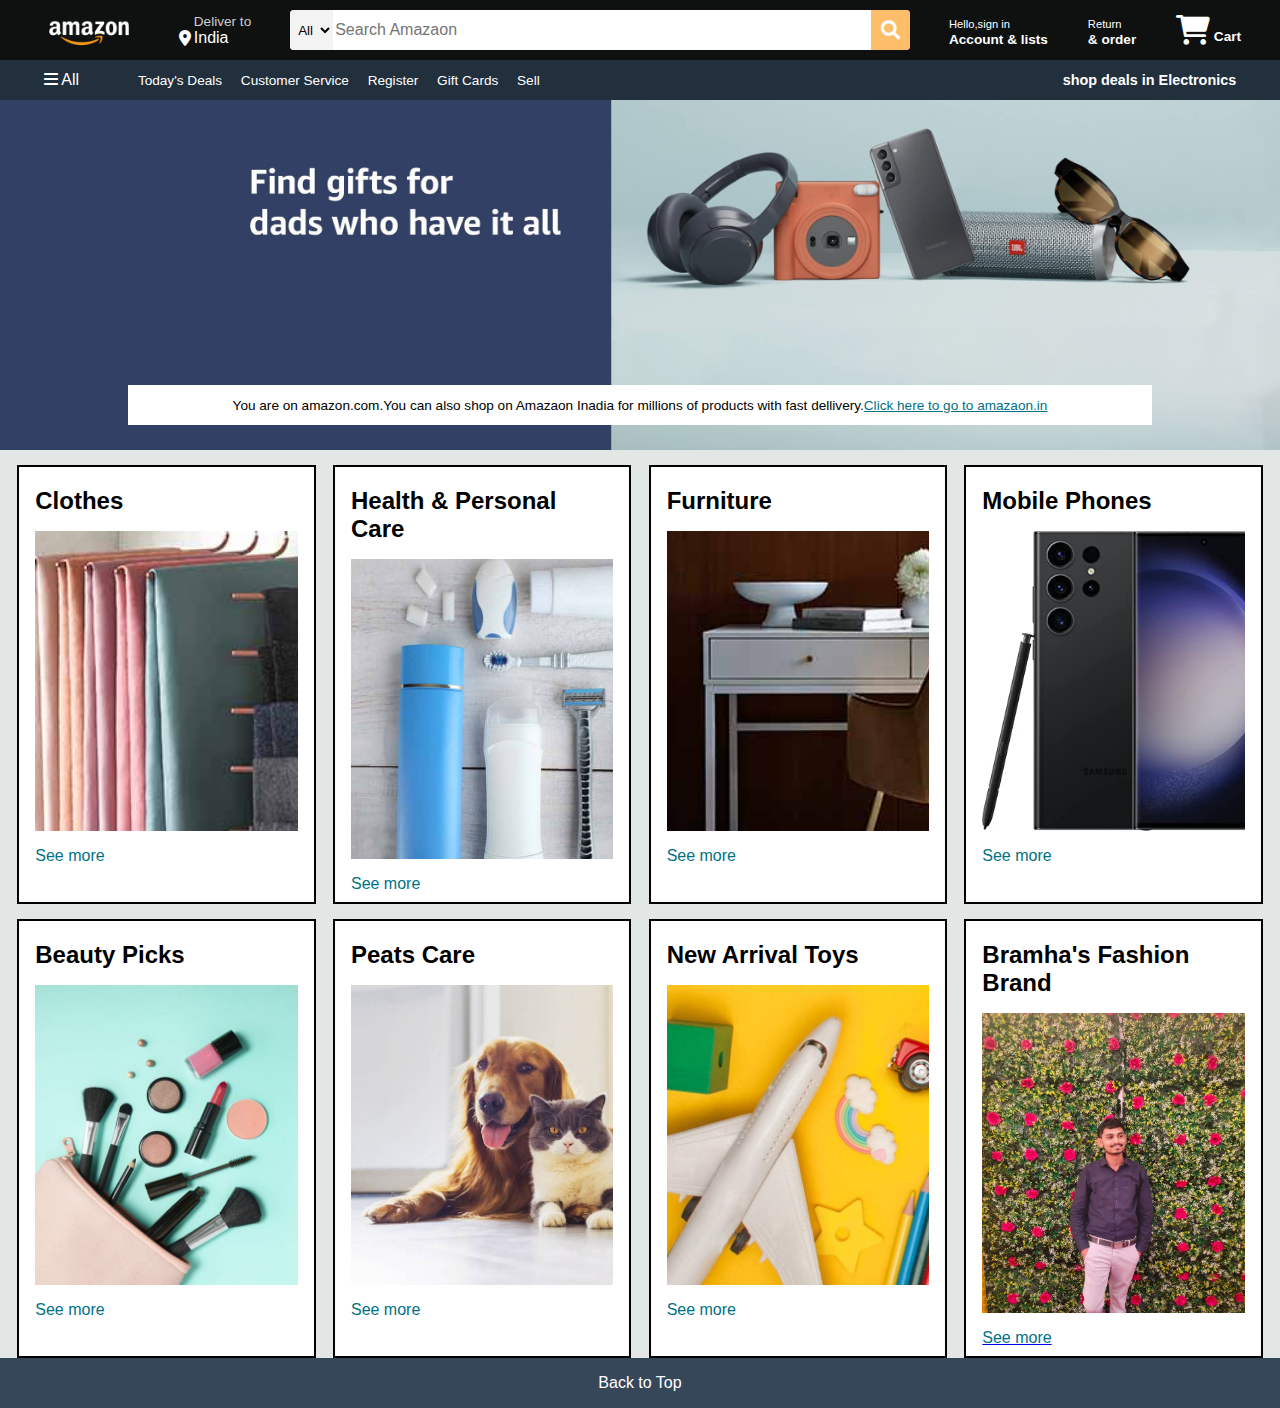
<file: index.html>
<!DOCTYPE html>
<html lang="en">
<head>
    <meta charset="UTF-8">
    <meta name="viewport" content="width=device-width, initial-scale=1.0">
    <title>Amazaon</title>
    <link rel="stylesheet" href="https://cdnjs.cloudflare.com/ajax/libs/font-awesome/6.0.0/css/all.min.css">
    <link rel="stylesheet" href="style.css">
</head>
<body>

   <header>
    <div class="navbar">
        <div class="nav-logo border">
            <div class="logo"></div>
        </div>
        <div class="nav-address border">
            <p class="add-first">Deliver to </p>
            <div class="add-icon">
            <i class="fa-solid fa-location-dot"></i>
                 <a href="https://www.google.com/maps/search/nearby/" target="_blank" style="text-decoration: none; color: inherit;">
            <p class="add-sec">India</p>
                             </a>

            </div>
        </div>
        <div class="nav-search">
            <select class="serach-slecet">
                <option>All</option>
            </select>
            <input placeholder="Search Amazaon" class="search-input">
            <div class="search-icon">
            <i class="fa-solid fa-magnifying-glass"></i>
        </div>
        </div>
    
    <div class="nav-singin border" >
        <p> <span> Hello,sign in </span></p>
        <p class="nav-second">Account & lists </p>
    </div>
    <div class="nav-return border" >
        <p> <span> Return </span></p>
        <p class="nav-second">& order </p>
    </div>
    <div class="nav-cart border">
        <i class="fa-solid fa-cart-shopping"></i>
        Cart
    </div>
    </div>


    <div class="panel">
        <div class="panel-all border">
            <i class="fa-solid fa-bars"></i>
            All 
        </div>
        <div class="panel-ops ">
            <p>Today's Deals</p>
            <p>Customer Service</p>
            <p>Register</p>
            <p>Gift Cards</p>
            <p>Sell</p>

        </div>
        <div class="panel-deals border">
        shop deals in Electronics
        </div>
    </div>
   </header>
   <div class="hero-section">
    <div class="hero-msg">
        <p> You are on amazon.com.You can also shop on Amazaon Inadia for millions of products with fast dellivery.<a href="https://www.amazon.in">Click here to go to amazaon.in</a></p>
    </div>
   </div>


   <div class="shop-section">
    <div class="box1 box">   
     <div class="box-content">
        <h2>Clothes</h2>
        <div class="box-img" style="background-image: url('box1_image.jpg');" > </div>
        <p>See more</p>
     </div>
    </div>
    <div class="box2 box"><div class="box-content">
        <h2>Health & Personal Care </h2>
        <div class="box-img" style="background-image: url('box2_image.jpg');" > </div>
        <p>See more</p>
     </div></div>
    <div class="box3 box"><div class="box-content">
        <h2>Furniture</h2>
        <div class="box-img" style="background-image: url('box3_image.jpg');" > </div>
        <p>See more</p>
     </div></div>
    <div class="box4 box"><div class="box-content">
        <h2>Mobile Phones</h2>
        <div class="box-img" style="background-image: url('box4_image.jpg');" > </div>
        <p>See more</p>
     </div>
    </div>
    <div class="box5  box">   
        <div class="box-content">
           <h2>Beauty Picks</h2>
           <div class="box-img" style="background-image: url('box5_image.jpg');" > </div>
           <p>See more</p>
        </div>
       </div>
       <div class="box6 box"><div class="box-content">
           <h2>Peats Care</h2>
           <div class="box-img" style="background-image: url('box6_image.jpg');" > </div>
           <p>See more</p>
        </div></div>
       <div class="box7 box"><div class="box-content">
           <h2>New Arrival Toys</h2>
           <div class="box-img" style="background-image: url('box7_image.jpg');" > </div>
           <p>See more</p>
        </div></div>
       <div class="box4 box"><div class="box-content">
           <h2>Bramha's Fashion Brand</h2>
           <a href="https://www.instagram.com/barhmanandpatil/" target="_blank">
           <div class="box-img" style="background-image: url('bramha.jpg');" > </div>
           <p>See more</p>
               </a>
        </div>
       </div>
   </div>
       <footer>
        <div class="foot-panel">
        Back to Top
        </div>
       </footer>
            
    

</body>
</html>
</file>
<file: style.css>
* {
    margin: 0;
    font-family: Arial ;
    border: border-box;
}

.navbar {
    height: 60px;
    background-color: #0f1111;
    color: white;
    display: flex;
    align-items: center;
    justify-content: space-evenly;
}

.nav-logo { 
    height: 50px;
    width:100px ;
}

.logo {
    background-image: url("amazon_logo.png");
    background-size: cover;
    height: 50px;
    width: 100px;
}

.border {
    border: 1.5px solid transparent;

}

.border:hover {
    border: 1.5px solid white ;
}

.add-first {
    color: #cccccc;
    font-size: 0.85rem;
     margin-left: 15px;

}

.add-sec {
    font-size: 1rem;
    margin-left: 3px;
}

.add-icon {
    display: flex;
    align-items: center;
}
.nav-search {
    display: flex;
    justify-content: space-evenly;
    background-color: pink;
    width: 620px;
    height: 40px;
    border-radius: 4px;
}
.serach-slecet {
    background-color: #f3f3f3;
    width: 50px;
    text-align: center;
    border-top-left-radius: 4px;
    border-bottom-left-radius: 4px;
border: none;
}
.search-input {
    width: 100%;
    font-size: 1rem;
    border: none;
}
.search-icon {
    width: 45px;  
    display: flex;
    justify-content: center;
    align-items: center;
    font-size: 1.2rem;
    background-color: #febd68;
    border-top-right-radius: 4px;
    border-bottom-right-radius: 4px;
}  
.nav-search:hover {

    border: 2px solid orange;

}
span {

    font-size: 0.7rem;
}
.nav-second {
    font-size: 0.85rem;
    font-weight: 700;
}

.nav-cart i {
    font-size: 30px;

}

.nav-cart {
    font-size: 0.85rem;
    font-weight: 700;
}

.panel {
    height:40px;
    background-color: #222f3d;
    display: flex;
    color: white;
    align-items: center;
    justify-content: space-evenly;


}

.panel-ops p {
    display: inline;
    margin-left: 15px;
}

.panel-ops {
    width: 70% ;
    font-size: 0.85rem;
    
}

.panel-deals {
    font-size: 0.9rem;
    font-weight: 700;

}
/**hero image section**/
.hero-section {
    background-image:url("hero_image.jpg") ;
    background-size: cover;
    height: 350px;
    display: flex;
    justify-content: center;
    align-items: flex-end;
}
.hero-msg {
    background-color: white;
    color: black;
    height: 40px;
    display: flex;
    align-items: center;
    justify-content: center;
    font-size: 0.85rem;
    width: 80%;
    margin-bottom: 25px;

}
.hero-msg a {
color: #007185;
}

/**shop section**/
.shop-section {
    display: flex;
    flex-wrap: wrap;
    justify-content: space-evenly;
    background-color: #e2e7e6;
}


.box {
    border: 2px solid black;
    height: 400px;
    width: 23%;
    background-color: white;
    padding: 20px 0px 15px;
    margin-top: 15px;
}
.box-img {
    height: 300px;
    background-size: cover;
    margin-top: 1rem;
    margin-bottom: 1rem;

}
.box-content {
   margin-left: 1rem;
   margin-right: 1rem; 
}
.box-content p {
    color: #007185;
}
/** footer **/
.foot-panel {
    background-color: #37475a;
    color: white;
    height: 50px;
    display: flex;
    justify-content: center;
    align-items: center;
}
</file>
